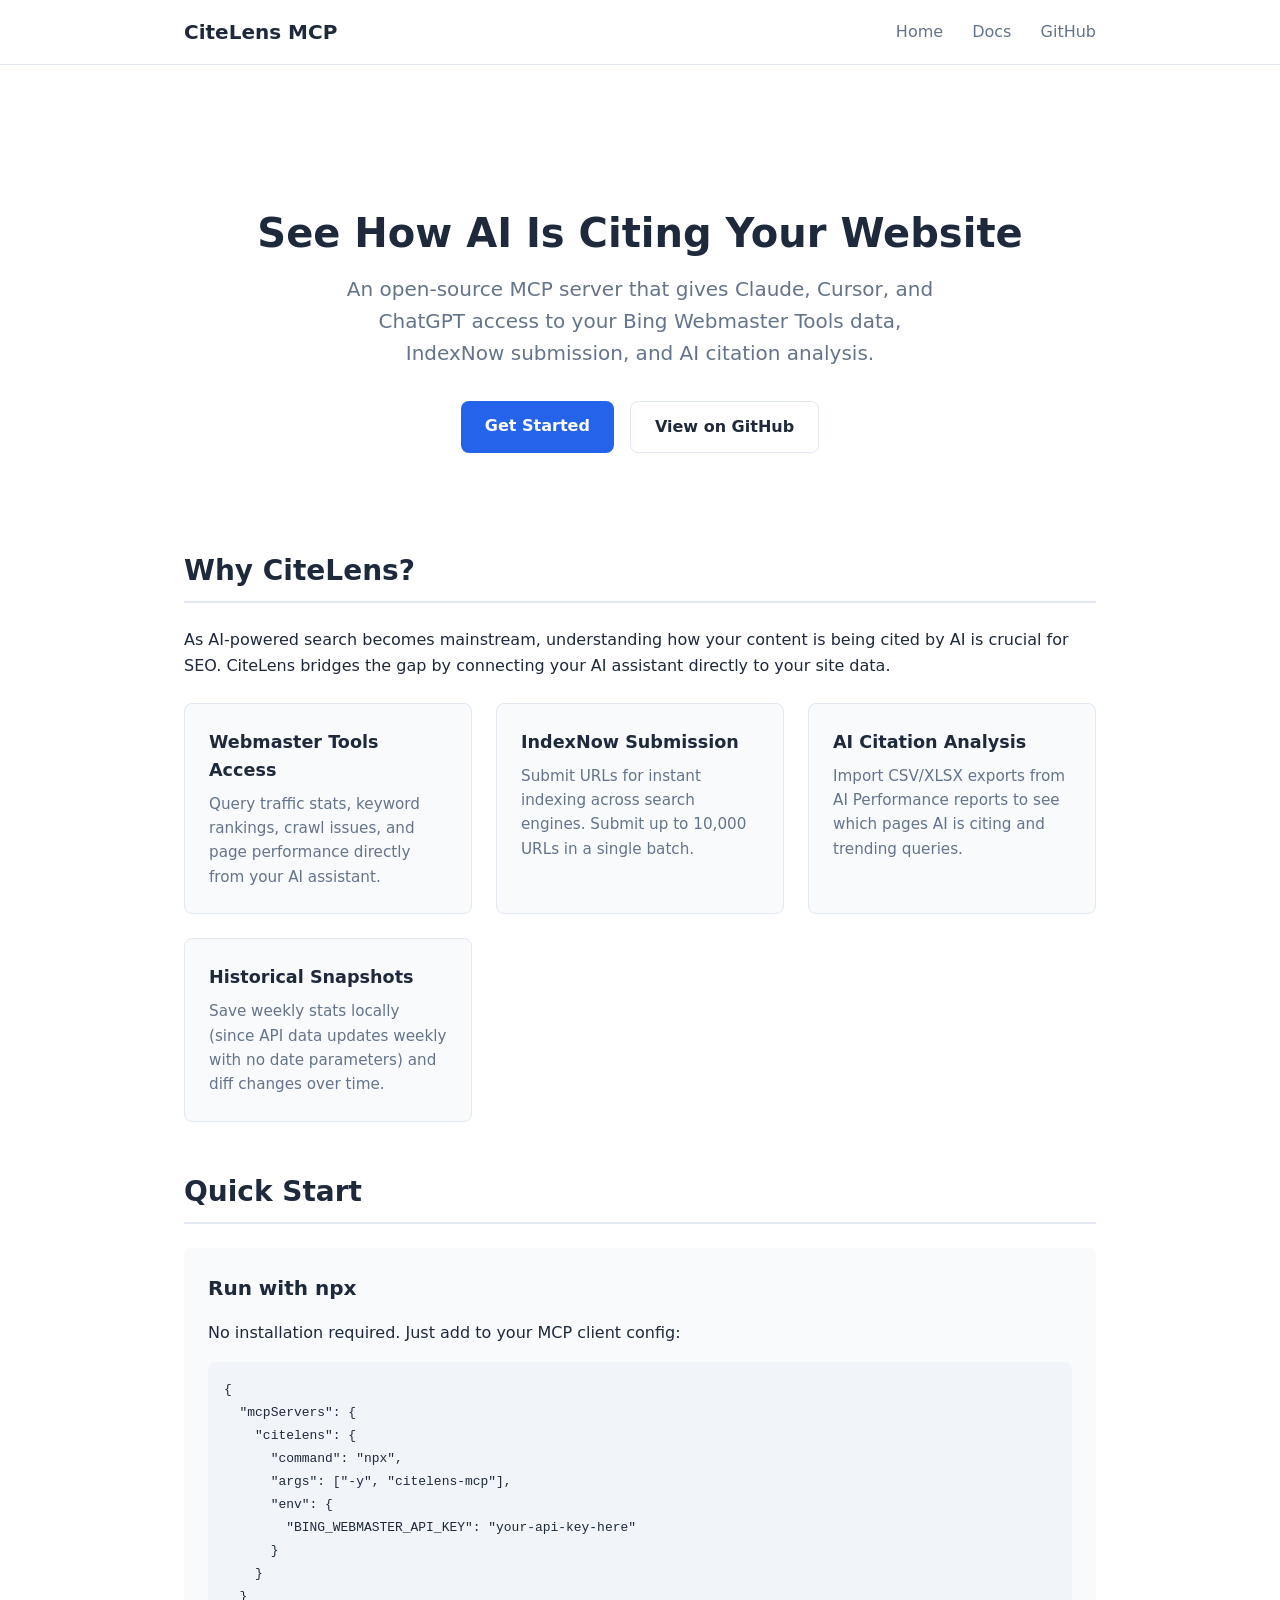
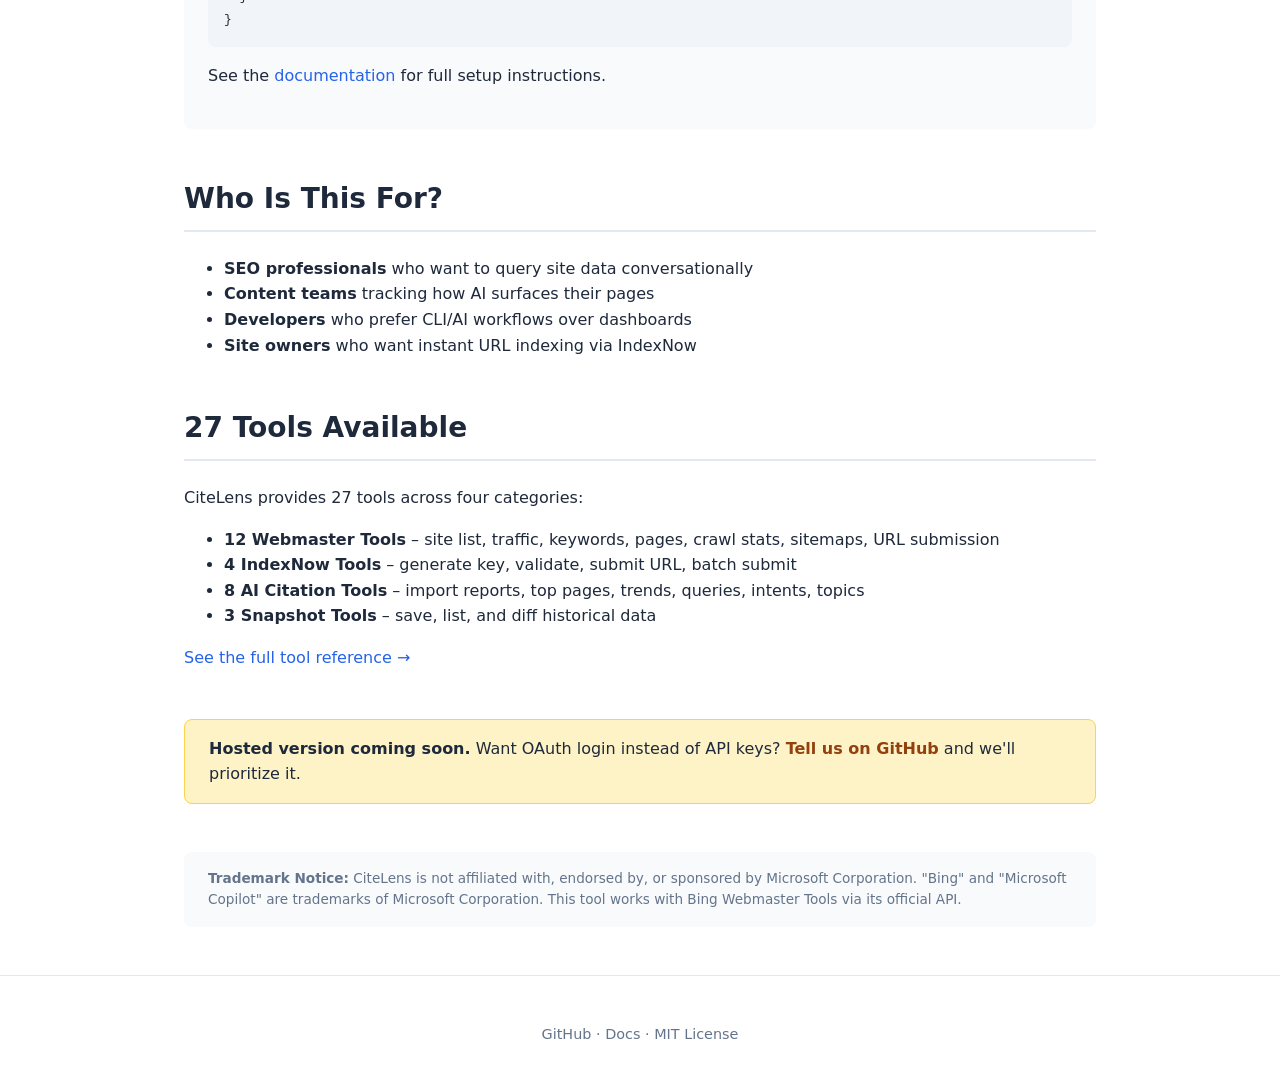
<file: index.html>
<!DOCTYPE html>
<html lang="en">
<head>
  <meta charset="UTF-8">
  <meta name="viewport" content="width=device-width, initial-scale=1.0">
  <meta name="msvalidate.01" content="1FF664EC6719DAF055436D22E330882A" />
  <title>CiteLens MCP – See How AI Is Citing Your Website</title>
  <meta name="description" content="Open-source MCP server that gives AI assistants access to Bing Webmaster Tools data, IndexNow URL submission, and AI citation analysis.">
  <link rel="stylesheet" href="styles.css">
</head>
<body>
  <header>
    <div class="header-inner">
      <a href="/" class="logo">CiteLens MCP</a>
      <nav>
        <a href="/">Home</a>
        <a href="/docs/">Docs</a>
        <a href="https://github.com/Alexfeynman2023/citelens-mcp">GitHub</a>
      </nav>
    </div>
  </header>

  <main>
    <section class="hero">
      <h1>See How AI Is Citing Your Website</h1>
      <p class="tagline">An open-source MCP server that gives Claude, Cursor, and ChatGPT access to your Bing Webmaster Tools data, IndexNow submission, and AI citation analysis.</p>
      <div class="cta-buttons">
        <a href="/docs/" class="btn btn-primary">Get Started</a>
        <a href="https://github.com/Alexfeynman2023/citelens-mcp" class="btn btn-secondary">View on GitHub</a>
      </div>
    </section>

    <section>
      <h2>Why CiteLens?</h2>
      <p>As AI-powered search becomes mainstream, understanding how your content is being cited by AI is crucial for SEO. CiteLens bridges the gap by connecting your AI assistant directly to your site data.</p>
      <div class="feature-grid">
        <div class="feature-card">
          <h3>Webmaster Tools Access</h3>
          <p>Query traffic stats, keyword rankings, crawl issues, and page performance directly from your AI assistant.</p>
        </div>
        <div class="feature-card">
          <h3>IndexNow Submission</h3>
          <p>Submit URLs for instant indexing across search engines. Submit up to 10,000 URLs in a single batch.</p>
        </div>
        <div class="feature-card">
          <h3>AI Citation Analysis</h3>
          <p>Import CSV/XLSX exports from AI Performance reports to see which pages AI is citing and trending queries.</p>
        </div>
        <div class="feature-card">
          <h3>Historical Snapshots</h3>
          <p>Save weekly stats locally (since API data updates weekly with no date parameters) and diff changes over time.</p>
        </div>
      </div>
    </section>

    <section>
      <h2>Quick Start</h2>
      <div class="quickstart">
        <h3>Run with npx</h3>
        <p>No installation required. Just add to your MCP client config:</p>
        <pre><code>{
  "mcpServers": {
    "citelens": {
      "command": "npx",
      "args": ["-y", "citelens-mcp"],
      "env": {
        "BING_WEBMASTER_API_KEY": "your-api-key-here"
      }
    }
  }
}</code></pre>
        <p>See the <a href="/docs/">documentation</a> for full setup instructions.</p>
      </div>
    </section>

    <section>
      <h2>Who Is This For?</h2>
      <ul>
        <li><strong>SEO professionals</strong> who want to query site data conversationally</li>
        <li><strong>Content teams</strong> tracking how AI surfaces their pages</li>
        <li><strong>Developers</strong> who prefer CLI/AI workflows over dashboards</li>
        <li><strong>Site owners</strong> who want instant URL indexing via IndexNow</li>
      </ul>
    </section>

    <section>
      <h2>27 Tools Available</h2>
      <p>CiteLens provides 27 tools across four categories:</p>
      <ul>
        <li><strong>12 Webmaster Tools</strong> – site list, traffic, keywords, pages, crawl stats, sitemaps, URL submission</li>
        <li><strong>4 IndexNow Tools</strong> – generate key, validate, submit URL, batch submit</li>
        <li><strong>8 AI Citation Tools</strong> – import reports, top pages, trends, queries, intents, topics</li>
        <li><strong>3 Snapshot Tools</strong> – save, list, and diff historical data</li>
      </ul>
      <p><a href="/docs/#tools">See the full tool reference →</a></p>
    </section>

    <div class="notice">
      <strong>Hosted version coming soon.</strong> Want OAuth login instead of API keys? <a href="https://github.com/Alexfeynman2023/citelens-mcp/issues">Tell us on GitHub</a> and we'll prioritize it.
    </div>

    <div class="disclaimer">
      <strong>Trademark Notice:</strong> CiteLens is not affiliated with, endorsed by, or sponsored by Microsoft Corporation. "Bing" and "Microsoft Copilot" are trademarks of Microsoft Corporation. This tool works with Bing Webmaster Tools via its official API.
    </div>
  </main>

  <footer>
    <p><a href="https://github.com/Alexfeynman2023/citelens-mcp">GitHub</a> · <a href="/docs/">Docs</a> · MIT License</p>
  </footer>
</body>
</html>
</file>
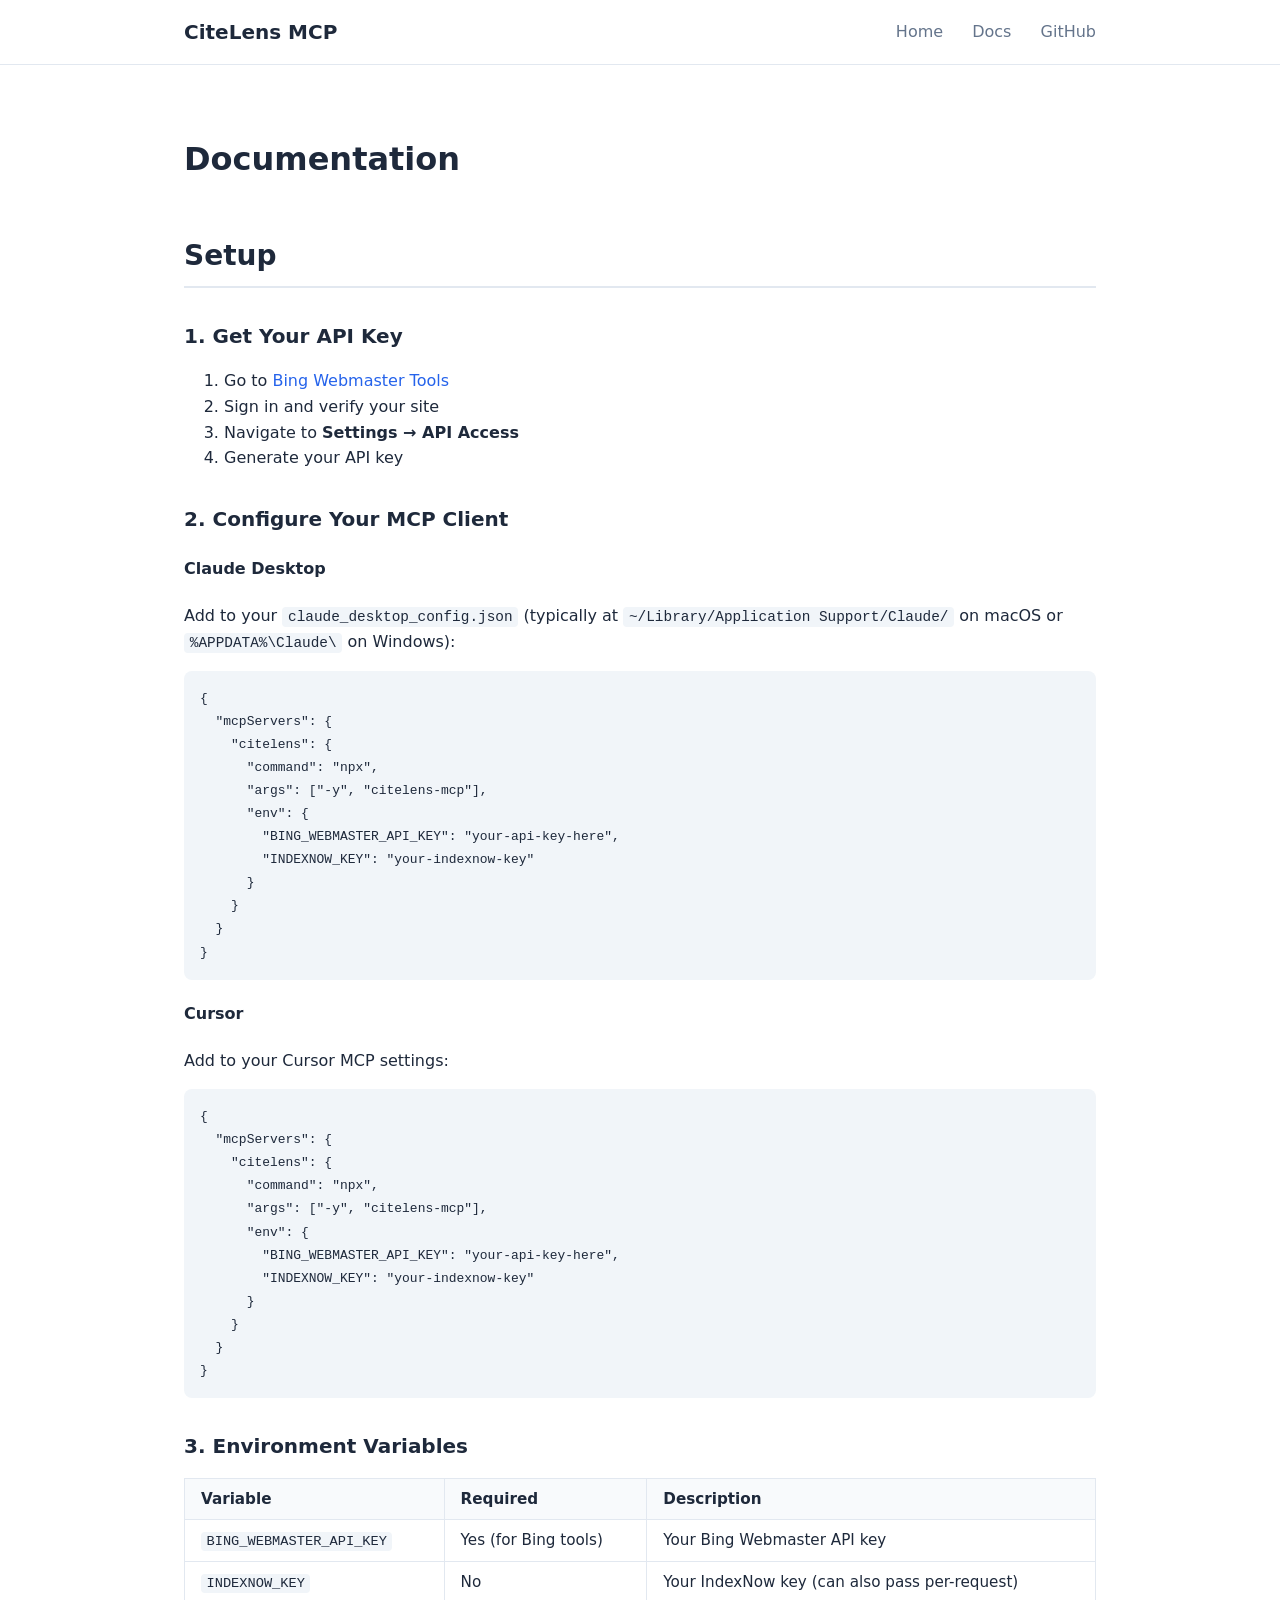
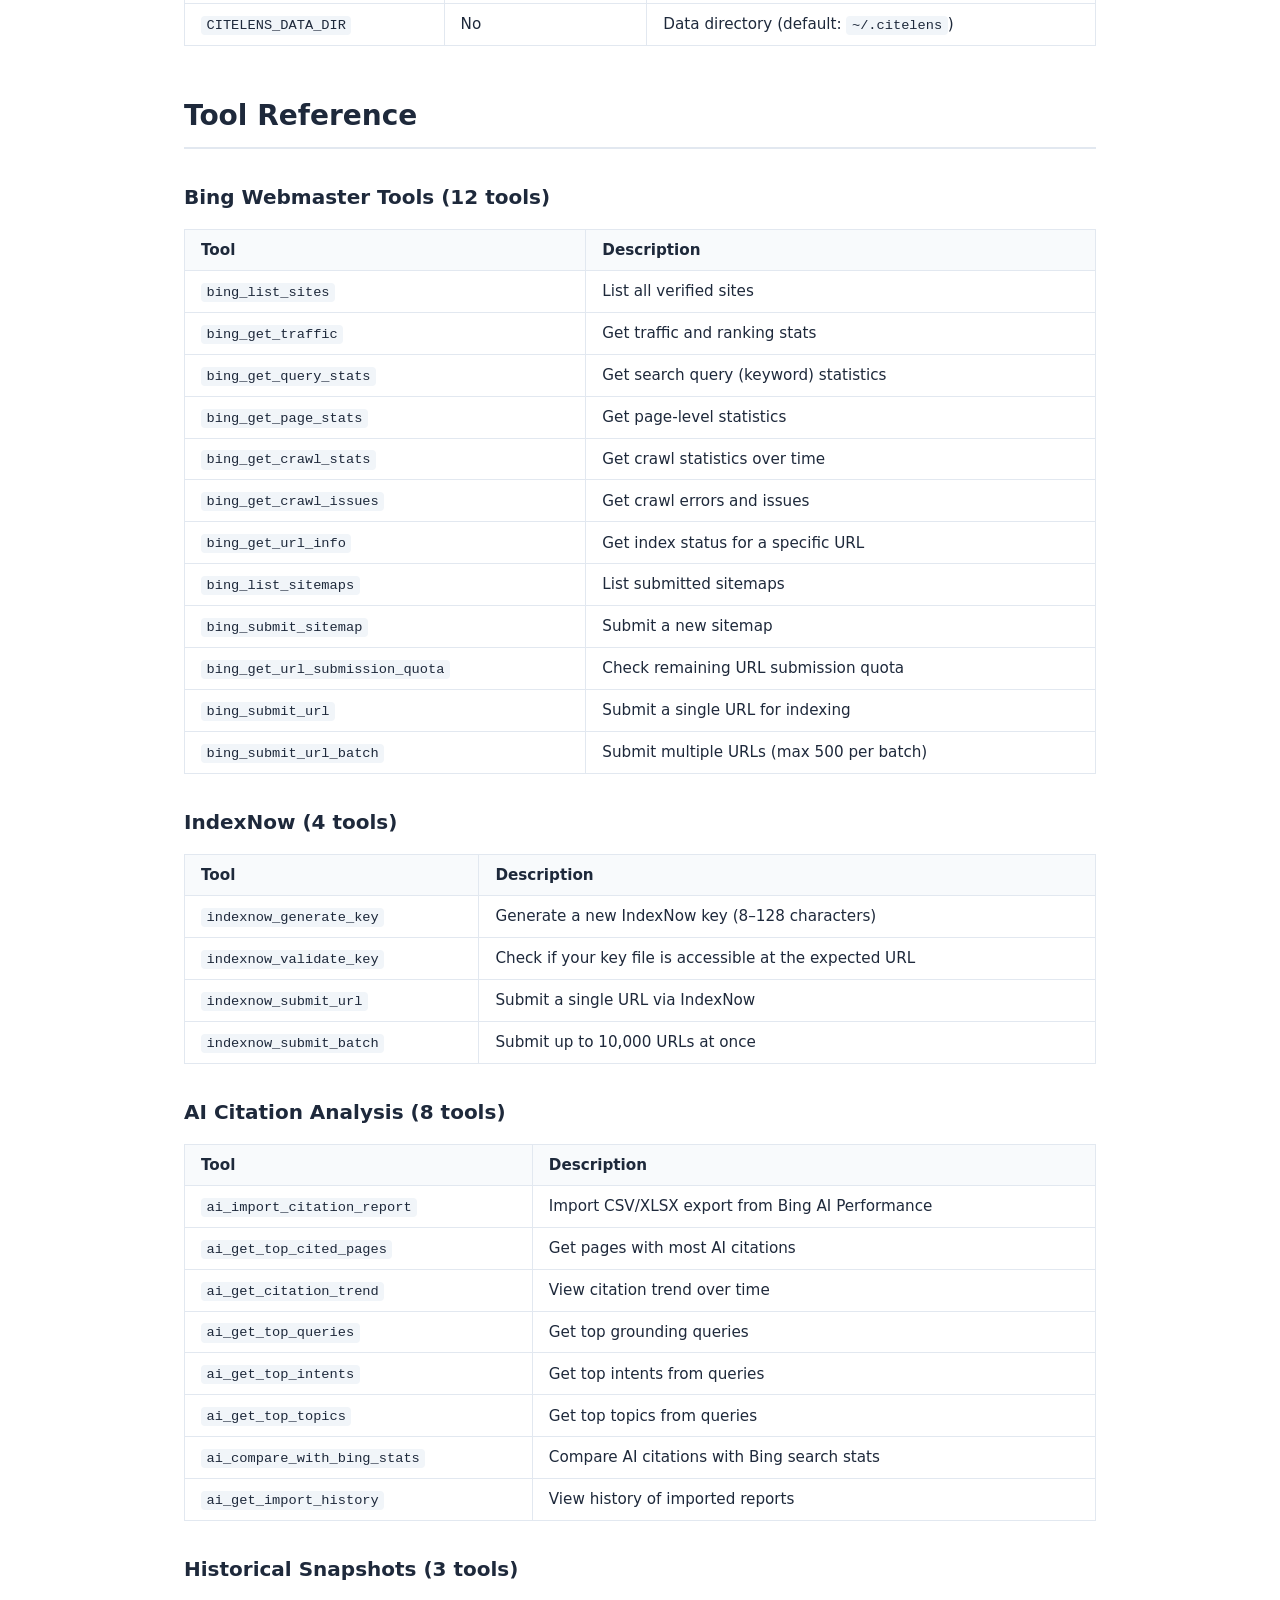
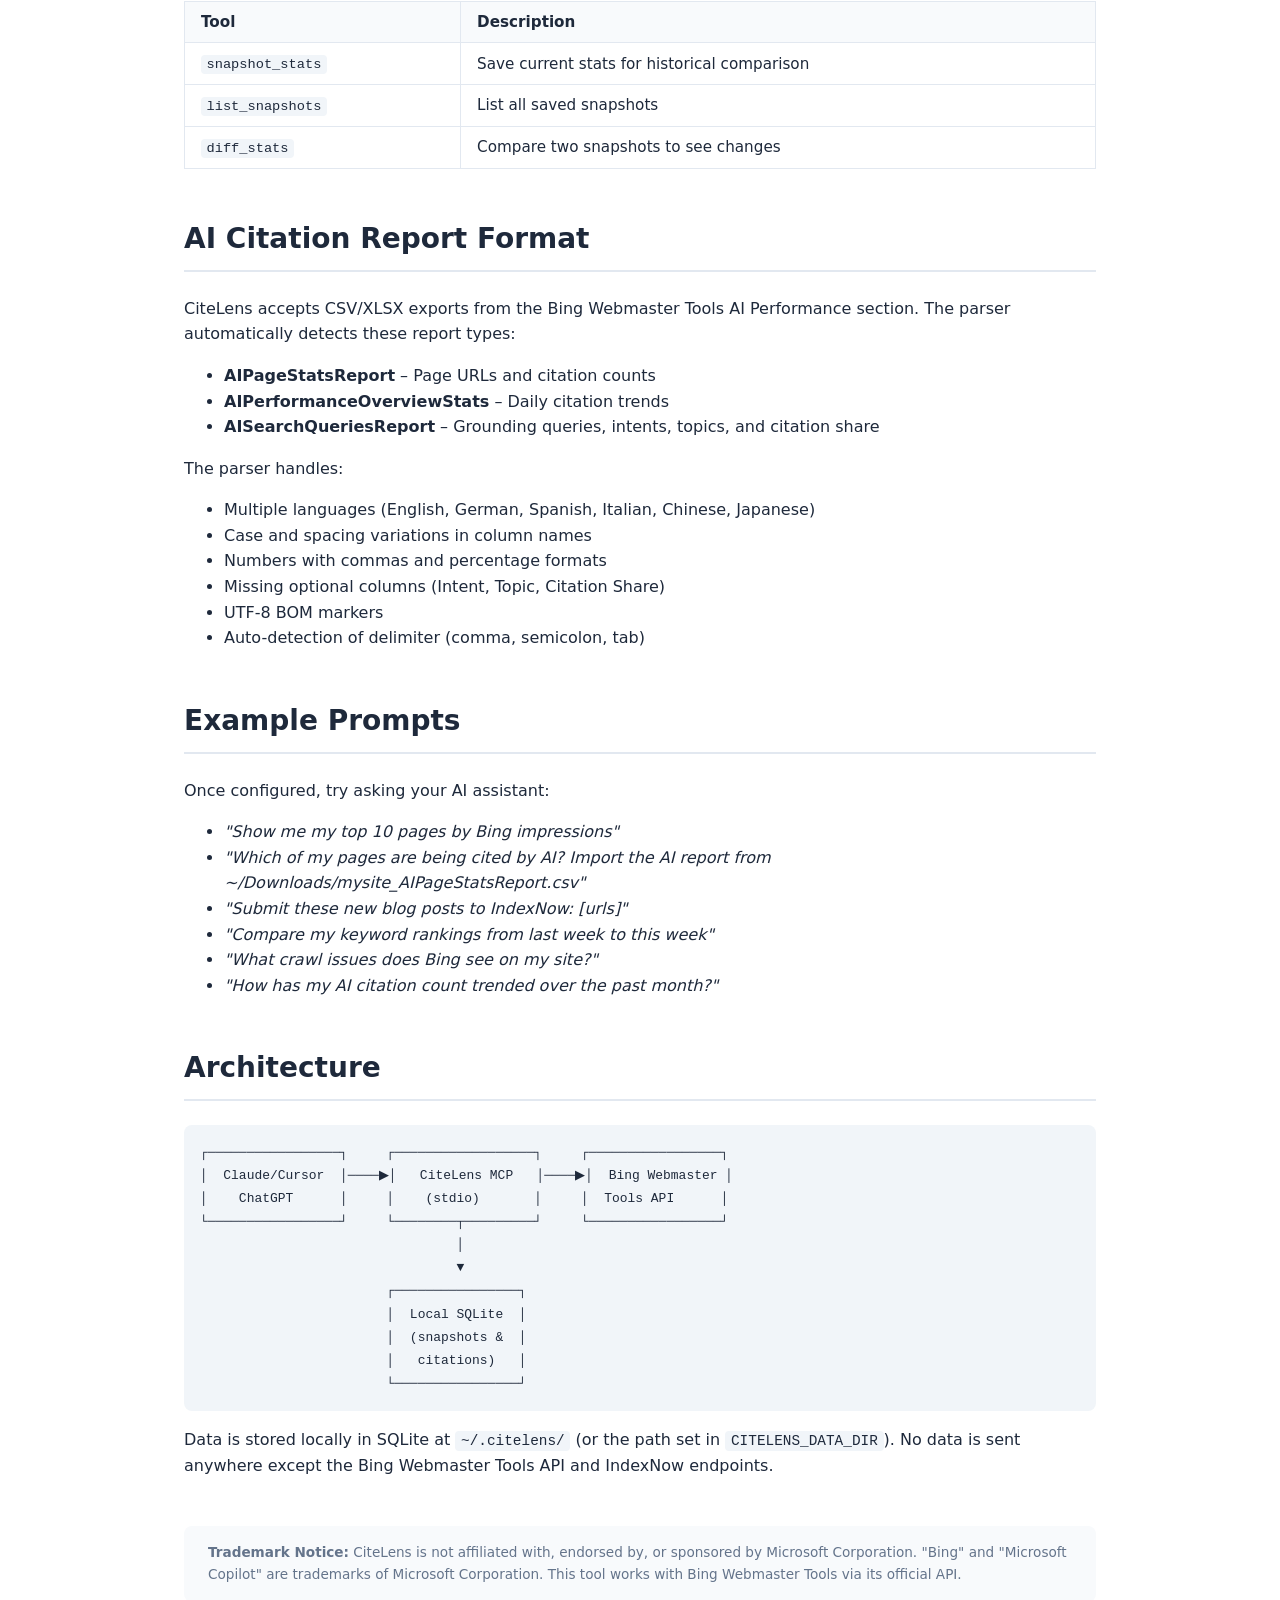
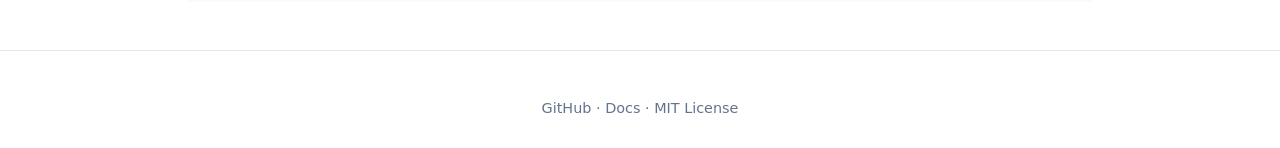
<file: docs/index.html>
<!DOCTYPE html>
<html lang="en">
<head>
  <meta charset="UTF-8">
  <meta name="viewport" content="width=device-width, initial-scale=1.0">
  <title>Documentation – CiteLens MCP</title>
  <meta name="description" content="Setup guide and tool reference for CiteLens MCP, the open-source MCP server for Bing Webmaster Tools and AI citation analysis.">
  <link rel="stylesheet" href="../styles.css">
</head>
<body>
  <header>
    <div class="header-inner">
      <a href="/" class="logo">CiteLens MCP</a>
      <nav>
        <a href="/">Home</a>
        <a href="/docs/">Docs</a>
        <a href="https://github.com/Alexfeynman2023/citelens-mcp">GitHub</a>
      </nav>
    </div>
  </header>

  <main>
    <h1>Documentation</h1>

    <section id="setup">
      <h2>Setup</h2>

      <h3>1. Get Your API Key</h3>
      <ol>
        <li>Go to <a href="https://www.bing.com/webmasters">Bing Webmaster Tools</a></li>
        <li>Sign in and verify your site</li>
        <li>Navigate to <strong>Settings → API Access</strong></li>
        <li>Generate your API key</li>
      </ol>

      <h3>2. Configure Your MCP Client</h3>

      <h4>Claude Desktop</h4>
      <p>Add to your <code>claude_desktop_config.json</code> (typically at <code>~/Library/Application Support/Claude/</code> on macOS or <code>%APPDATA%\Claude\</code> on Windows):</p>
      <pre><code>{
  "mcpServers": {
    "citelens": {
      "command": "npx",
      "args": ["-y", "citelens-mcp"],
      "env": {
        "BING_WEBMASTER_API_KEY": "your-api-key-here",
        "INDEXNOW_KEY": "your-indexnow-key"
      }
    }
  }
}</code></pre>

      <h4>Cursor</h4>
      <p>Add to your Cursor MCP settings:</p>
      <pre><code>{
  "mcpServers": {
    "citelens": {
      "command": "npx",
      "args": ["-y", "citelens-mcp"],
      "env": {
        "BING_WEBMASTER_API_KEY": "your-api-key-here",
        "INDEXNOW_KEY": "your-indexnow-key"
      }
    }
  }
}</code></pre>

      <h3>3. Environment Variables</h3>
      <table>
        <thead>
          <tr>
            <th>Variable</th>
            <th>Required</th>
            <th>Description</th>
          </tr>
        </thead>
        <tbody>
          <tr>
            <td><code>BING_WEBMASTER_API_KEY</code></td>
            <td>Yes (for Bing tools)</td>
            <td>Your Bing Webmaster API key</td>
          </tr>
          <tr>
            <td><code>INDEXNOW_KEY</code></td>
            <td>No</td>
            <td>Your IndexNow key (can also pass per-request)</td>
          </tr>
          <tr>
            <td><code>CITELENS_DATA_DIR</code></td>
            <td>No</td>
            <td>Data directory (default: <code>~/.citelens</code>)</td>
          </tr>
        </tbody>
      </table>
    </section>

    <section id="tools">
      <h2>Tool Reference</h2>

      <h3>Bing Webmaster Tools (12 tools)</h3>
      <table>
        <thead>
          <tr>
            <th>Tool</th>
            <th>Description</th>
          </tr>
        </thead>
        <tbody>
          <tr><td><code>bing_list_sites</code></td><td>List all verified sites</td></tr>
          <tr><td><code>bing_get_traffic</code></td><td>Get traffic and ranking stats</td></tr>
          <tr><td><code>bing_get_query_stats</code></td><td>Get search query (keyword) statistics</td></tr>
          <tr><td><code>bing_get_page_stats</code></td><td>Get page-level statistics</td></tr>
          <tr><td><code>bing_get_crawl_stats</code></td><td>Get crawl statistics over time</td></tr>
          <tr><td><code>bing_get_crawl_issues</code></td><td>Get crawl errors and issues</td></tr>
          <tr><td><code>bing_get_url_info</code></td><td>Get index status for a specific URL</td></tr>
          <tr><td><code>bing_list_sitemaps</code></td><td>List submitted sitemaps</td></tr>
          <tr><td><code>bing_submit_sitemap</code></td><td>Submit a new sitemap</td></tr>
          <tr><td><code>bing_get_url_submission_quota</code></td><td>Check remaining URL submission quota</td></tr>
          <tr><td><code>bing_submit_url</code></td><td>Submit a single URL for indexing</td></tr>
          <tr><td><code>bing_submit_url_batch</code></td><td>Submit multiple URLs (max 500 per batch)</td></tr>
        </tbody>
      </table>

      <h3>IndexNow (4 tools)</h3>
      <table>
        <thead>
          <tr>
            <th>Tool</th>
            <th>Description</th>
          </tr>
        </thead>
        <tbody>
          <tr><td><code>indexnow_generate_key</code></td><td>Generate a new IndexNow key (8–128 characters)</td></tr>
          <tr><td><code>indexnow_validate_key</code></td><td>Check if your key file is accessible at the expected URL</td></tr>
          <tr><td><code>indexnow_submit_url</code></td><td>Submit a single URL via IndexNow</td></tr>
          <tr><td><code>indexnow_submit_batch</code></td><td>Submit up to 10,000 URLs at once</td></tr>
        </tbody>
      </table>

      <h3>AI Citation Analysis (8 tools)</h3>
      <table>
        <thead>
          <tr>
            <th>Tool</th>
            <th>Description</th>
          </tr>
        </thead>
        <tbody>
          <tr><td><code>ai_import_citation_report</code></td><td>Import CSV/XLSX export from Bing AI Performance</td></tr>
          <tr><td><code>ai_get_top_cited_pages</code></td><td>Get pages with most AI citations</td></tr>
          <tr><td><code>ai_get_citation_trend</code></td><td>View citation trend over time</td></tr>
          <tr><td><code>ai_get_top_queries</code></td><td>Get top grounding queries</td></tr>
          <tr><td><code>ai_get_top_intents</code></td><td>Get top intents from queries</td></tr>
          <tr><td><code>ai_get_top_topics</code></td><td>Get top topics from queries</td></tr>
          <tr><td><code>ai_compare_with_bing_stats</code></td><td>Compare AI citations with Bing search stats</td></tr>
          <tr><td><code>ai_get_import_history</code></td><td>View history of imported reports</td></tr>
        </tbody>
      </table>

      <h3>Historical Snapshots (3 tools)</h3>
      <table>
        <thead>
          <tr>
            <th>Tool</th>
            <th>Description</th>
          </tr>
        </thead>
        <tbody>
          <tr><td><code>snapshot_stats</code></td><td>Save current stats for historical comparison</td></tr>
          <tr><td><code>list_snapshots</code></td><td>List all saved snapshots</td></tr>
          <tr><td><code>diff_stats</code></td><td>Compare two snapshots to see changes</td></tr>
        </tbody>
      </table>
    </section>

    <section id="citation-reports">
      <h2>AI Citation Report Format</h2>
      <p>CiteLens accepts CSV/XLSX exports from the Bing Webmaster Tools AI Performance section. The parser automatically detects these report types:</p>
      <ul>
        <li><strong>AIPageStatsReport</strong> – Page URLs and citation counts</li>
        <li><strong>AIPerformanceOverviewStats</strong> – Daily citation trends</li>
        <li><strong>AISearchQueriesReport</strong> – Grounding queries, intents, topics, and citation share</li>
      </ul>
      <p>The parser handles:</p>
      <ul>
        <li>Multiple languages (English, German, Spanish, Italian, Chinese, Japanese)</li>
        <li>Case and spacing variations in column names</li>
        <li>Numbers with commas and percentage formats</li>
        <li>Missing optional columns (Intent, Topic, Citation Share)</li>
        <li>UTF-8 BOM markers</li>
        <li>Auto-detection of delimiter (comma, semicolon, tab)</li>
      </ul>
    </section>

    <section id="examples">
      <h2>Example Prompts</h2>
      <p>Once configured, try asking your AI assistant:</p>
      <ul>
        <li><em>"Show me my top 10 pages by Bing impressions"</em></li>
        <li><em>"Which of my pages are being cited by AI? Import the AI report from ~/Downloads/mysite_AIPageStatsReport.csv"</em></li>
        <li><em>"Submit these new blog posts to IndexNow: [urls]"</em></li>
        <li><em>"Compare my keyword rankings from last week to this week"</em></li>
        <li><em>"What crawl issues does Bing see on my site?"</em></li>
        <li><em>"How has my AI citation count trended over the past month?"</em></li>
      </ul>
    </section>

    <section id="architecture">
      <h2>Architecture</h2>
      <pre><code>┌─────────────────┐     ┌──────────────────┐     ┌─────────────────┐
│  Claude/Cursor  │────▶│   CiteLens MCP   │────▶│  Bing Webmaster │
│    ChatGPT      │     │    (stdio)       │     │  Tools API      │
└─────────────────┘     └────────┬─────────┘     └─────────────────┘
                                 │
                                 ▼
                        ┌────────────────┐
                        │  Local SQLite  │
                        │  (snapshots &  │
                        │   citations)   │
                        └────────────────┘</code></pre>
      <p>Data is stored locally in SQLite at <code>~/.citelens/</code> (or the path set in <code>CITELENS_DATA_DIR</code>). No data is sent anywhere except the Bing Webmaster Tools API and IndexNow endpoints.</p>
    </section>

    <div class="disclaimer">
      <strong>Trademark Notice:</strong> CiteLens is not affiliated with, endorsed by, or sponsored by Microsoft Corporation. "Bing" and "Microsoft Copilot" are trademarks of Microsoft Corporation. This tool works with Bing Webmaster Tools via its official API.
    </div>
  </main>

  <footer>
    <p><a href="https://github.com/Alexfeynman2023/citelens-mcp">GitHub</a> · <a href="/docs/">Docs</a> · MIT License</p>
  </footer>
</body>
</html>
</file>
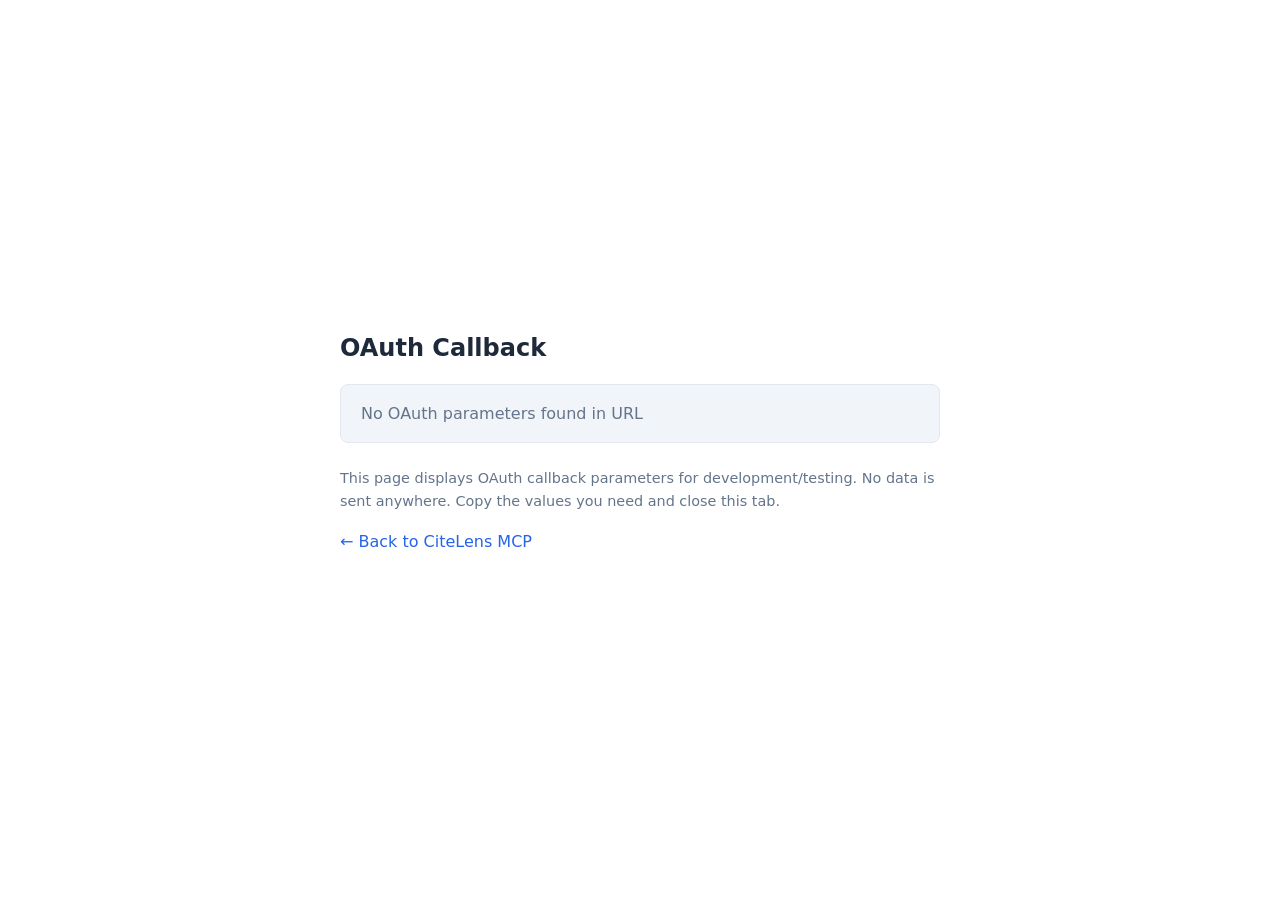
<file: oauth/callback/index.html>
<!DOCTYPE html>
<html lang="en">
<head>
  <meta charset="UTF-8">
  <meta name="viewport" content="width=device-width, initial-scale=1.0">
  <title>OAuth Callback – CiteLens MCP</title>
  <style>
    :root {
      --color-primary: #2563eb;
      --color-bg: #ffffff;
      --color-text: #1e293b;
      --color-text-secondary: #64748b;
      --color-border: #e2e8f0;
      --color-code-bg: #f1f5f9;
      --color-success: #16a34a;
      --color-error: #dc2626;
      --font-sans: system-ui, -apple-system, BlinkMacSystemFont, 'Segoe UI', Roboto, sans-serif;
      --font-mono: 'SF Mono', Monaco, 'Cascadia Code', 'Roboto Mono', Consolas, monospace;
    }
    *, *::before, *::after { box-sizing: border-box; }
    body {
      margin: 0;
      font-family: var(--font-sans);
      color: var(--color-text);
      background: var(--color-bg);
      line-height: 1.6;
      min-height: 100vh;
      display: flex;
      flex-direction: column;
      align-items: center;
      justify-content: center;
      padding: 2rem;
    }
    .container {
      max-width: 600px;
      width: 100%;
    }
    h1 {
      font-size: 1.5rem;
      margin: 0 0 1rem;
    }
    .status {
      padding: 1rem 1.25rem;
      border-radius: 0.5rem;
      margin-bottom: 1.5rem;
    }
    .status.success {
      background: #dcfce7;
      border: 1px solid #86efac;
      color: var(--color-success);
    }
    .status.error {
      background: #fee2e2;
      border: 1px solid #fca5a5;
      color: var(--color-error);
    }
    .status.waiting {
      background: var(--color-code-bg);
      border: 1px solid var(--color-border);
      color: var(--color-text-secondary);
    }
    .param-list {
      background: var(--color-code-bg);
      border: 1px solid var(--color-border);
      border-radius: 0.5rem;
      padding: 1rem 1.25rem;
      margin-bottom: 1rem;
    }
    .param-item {
      display: flex;
      gap: 0.5rem;
      margin-bottom: 0.5rem;
      align-items: flex-start;
    }
    .param-item:last-child {
      margin-bottom: 0;
    }
    .param-name {
      font-family: var(--font-mono);
      font-weight: 600;
      min-width: 100px;
      flex-shrink: 0;
    }
    .param-value {
      font-family: var(--font-mono);
      word-break: break-all;
      background: #fff;
      padding: 0.25rem 0.5rem;
      border-radius: 0.25rem;
      border: 1px solid var(--color-border);
      flex: 1;
      user-select: all;
    }
    .note {
      font-size: 0.9rem;
      color: var(--color-text-secondary);
    }
    a {
      color: var(--color-primary);
      text-decoration: none;
    }
    a:hover {
      text-decoration: underline;
    }
  </style>
</head>
<body>
  <div class="container">
    <h1>OAuth Callback</h1>
    <div id="status" class="status waiting">Parsing URL parameters...</div>
    <div id="params"></div>
    <p class="note">This page displays OAuth callback parameters for development/testing. No data is sent anywhere. Copy the values you need and close this tab.</p>
    <p><a href="/">← Back to CiteLens MCP</a></p>
  </div>

  <script>
    (function() {
      const statusEl = document.getElementById('status');
      const paramsEl = document.getElementById('params');
      const params = new URLSearchParams(window.location.search);
      
      const code = params.get('code');
      const state = params.get('state');
      const error = params.get('error');
      const errorDescription = params.get('error_description');

      if (error) {
        statusEl.className = 'status error';
        statusEl.textContent = 'OAuth Error: ' + error;
        
        const items = [
          { name: 'error', value: error },
        ];
        if (errorDescription) {
          items.push({ name: 'error_description', value: errorDescription });
        }
        if (state) {
          items.push({ name: 'state', value: state });
        }
        renderParams(items);
      } else if (code) {
        statusEl.className = 'status success';
        statusEl.textContent = 'Authorization code received';
        
        const items = [
          { name: 'code', value: code },
        ];
        if (state) {
          items.push({ name: 'state', value: state });
        }
        renderParams(items);
      } else {
        statusEl.className = 'status waiting';
        statusEl.textContent = 'No OAuth parameters found in URL';
        
        if (params.toString()) {
          const items = [];
          for (const [key, value] of params) {
            items.push({ name: key, value: value });
          }
          if (items.length > 0) {
            renderParams(items);
          }
        }
      }

      function renderParams(items) {
        const container = document.createElement('div');
        container.className = 'param-list';
        
        items.forEach(item => {
          const div = document.createElement('div');
          div.className = 'param-item';
          div.innerHTML = '<span class="param-name">' + escapeHtml(item.name) + ':</span>' +
                          '<span class="param-value">' + escapeHtml(item.value) + '</span>';
          container.appendChild(div);
        });
        
        paramsEl.appendChild(container);
      }

      function escapeHtml(text) {
        const div = document.createElement('div');
        div.textContent = text;
        return div.innerHTML;
      }
    })();
  </script>
</body>
</html>
</file>
<file: styles.css>
:root {
  --color-primary: #2563eb;
  --color-primary-dark: #1d4ed8;
  --color-bg: #ffffff;
  --color-bg-secondary: #f8fafc;
  --color-text: #1e293b;
  --color-text-secondary: #64748b;
  --color-border: #e2e8f0;
  --color-code-bg: #f1f5f9;
  --font-sans: system-ui, -apple-system, BlinkMacSystemFont, 'Segoe UI', Roboto, sans-serif;
  --font-mono: 'SF Mono', Monaco, 'Cascadia Code', 'Roboto Mono', Consolas, monospace;
  --max-width: 960px;
  --spacing-xs: 0.25rem;
  --spacing-sm: 0.5rem;
  --spacing-md: 1rem;
  --spacing-lg: 1.5rem;
  --spacing-xl: 2rem;
  --spacing-2xl: 3rem;
  --radius: 0.5rem;
}

*, *::before, *::after {
  box-sizing: border-box;
}

html {
  font-size: 16px;
  scroll-behavior: smooth;
}

body {
  margin: 0;
  font-family: var(--font-sans);
  color: var(--color-text);
  background: var(--color-bg);
  line-height: 1.6;
}

a {
  color: var(--color-primary);
  text-decoration: none;
}

a:hover {
  text-decoration: underline;
}

code, pre {
  font-family: var(--font-mono);
  font-size: 0.9em;
}

code {
  background: var(--color-code-bg);
  padding: 0.15em 0.4em;
  border-radius: 4px;
}

pre {
  background: var(--color-code-bg);
  padding: var(--spacing-md);
  border-radius: var(--radius);
  overflow-x: auto;
  margin: var(--spacing-md) 0;
}

pre code {
  background: none;
  padding: 0;
}

header {
  background: var(--color-bg);
  border-bottom: 1px solid var(--color-border);
  position: sticky;
  top: 0;
  z-index: 100;
}

.header-inner {
  max-width: var(--max-width);
  margin: 0 auto;
  padding: var(--spacing-md) var(--spacing-lg);
  display: flex;
  align-items: center;
  justify-content: space-between;
}

.logo {
  font-weight: 700;
  font-size: 1.25rem;
  color: var(--color-text);
}

.logo:hover {
  text-decoration: none;
}

nav a {
  margin-left: var(--spacing-lg);
  color: var(--color-text-secondary);
  font-weight: 500;
}

nav a:hover {
  color: var(--color-primary);
  text-decoration: none;
}

main {
  max-width: var(--max-width);
  margin: 0 auto;
  padding: var(--spacing-2xl) var(--spacing-lg);
}

.hero {
  text-align: center;
  padding: var(--spacing-2xl) 0;
}

.hero h1 {
  font-size: 2.5rem;
  margin: 0 0 var(--spacing-md);
  line-height: 1.2;
}

.hero .tagline {
  font-size: 1.25rem;
  color: var(--color-text-secondary);
  margin: 0 0 var(--spacing-xl);
  max-width: 600px;
  margin-left: auto;
  margin-right: auto;
}

.cta-buttons {
  display: flex;
  gap: var(--spacing-md);
  justify-content: center;
  flex-wrap: wrap;
}

.btn {
  display: inline-block;
  padding: 0.75rem 1.5rem;
  border-radius: var(--radius);
  font-weight: 600;
  transition: all 0.15s ease;
}

.btn-primary {
  background: var(--color-primary);
  color: #fff;
}

.btn-primary:hover {
  background: var(--color-primary-dark);
  text-decoration: none;
}

.btn-secondary {
  background: var(--color-bg);
  color: var(--color-text);
  border: 1px solid var(--color-border);
}

.btn-secondary:hover {
  background: var(--color-bg-secondary);
  text-decoration: none;
}

section {
  margin: var(--spacing-2xl) 0;
}

section h2 {
  font-size: 1.75rem;
  margin: 0 0 var(--spacing-lg);
  border-bottom: 2px solid var(--color-border);
  padding-bottom: var(--spacing-sm);
}

section h3 {
  font-size: 1.25rem;
  margin: var(--spacing-xl) 0 var(--spacing-md);
}

.feature-grid {
  display: grid;
  grid-template-columns: repeat(auto-fit, minmax(280px, 1fr));
  gap: var(--spacing-lg);
  margin: var(--spacing-lg) 0;
}

.feature-card {
  background: var(--color-bg-secondary);
  padding: var(--spacing-lg);
  border-radius: var(--radius);
  border: 1px solid var(--color-border);
}

.feature-card h3 {
  margin: 0 0 var(--spacing-sm);
  font-size: 1.1rem;
}

.feature-card p {
  margin: 0;
  color: var(--color-text-secondary);
  font-size: 0.95rem;
}

table {
  width: 100%;
  border-collapse: collapse;
  margin: var(--spacing-md) 0;
  font-size: 0.95rem;
}

th, td {
  text-align: left;
  padding: var(--spacing-sm) var(--spacing-md);
  border: 1px solid var(--color-border);
}

th {
  background: var(--color-bg-secondary);
  font-weight: 600;
}

tr:hover td {
  background: var(--color-bg-secondary);
}

.quickstart {
  background: var(--color-bg-secondary);
  padding: var(--spacing-lg);
  border-radius: var(--radius);
  margin: var(--spacing-lg) 0;
}

.quickstart h3 {
  margin-top: 0;
}

.notice {
  background: #fef3c7;
  border: 1px solid #fcd34d;
  border-radius: var(--radius);
  padding: var(--spacing-md) var(--spacing-lg);
  margin: var(--spacing-lg) 0;
}

.notice a {
  color: #92400e;
  font-weight: 600;
}

.disclaimer {
  font-size: 0.85rem;
  color: var(--color-text-secondary);
  background: var(--color-bg-secondary);
  padding: var(--spacing-md) var(--spacing-lg);
  border-radius: var(--radius);
  margin-top: var(--spacing-2xl);
}

footer {
  border-top: 1px solid var(--color-border);
  padding: var(--spacing-xl) var(--spacing-lg);
  text-align: center;
  color: var(--color-text-secondary);
  font-size: 0.9rem;
}

footer a {
  color: var(--color-text-secondary);
}

@media (max-width: 600px) {
  .hero h1 {
    font-size: 1.75rem;
  }
  .hero .tagline {
    font-size: 1rem;
  }
  .header-inner {
    flex-direction: column;
    gap: var(--spacing-sm);
  }
  nav a {
    margin-left: var(--spacing-md);
  }
  table {
    font-size: 0.85rem;
  }
  th, td {
    padding: var(--spacing-xs) var(--spacing-sm);
  }
}
</file>
